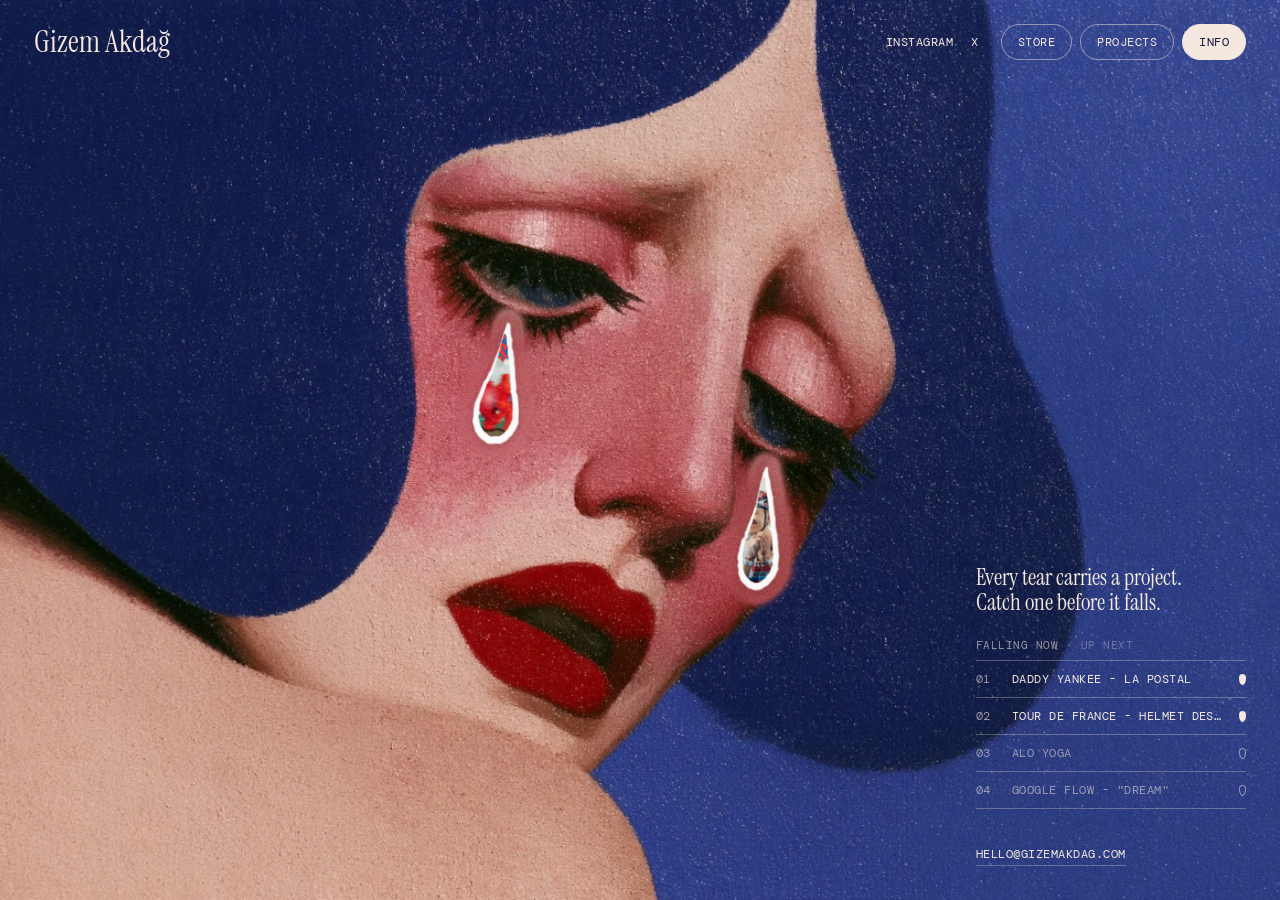
<file: index.html>
<!doctype html>
<html lang="en">
<head>
<meta charset="utf-8">
<meta name="viewport" content="width=device-width, initial-scale=1">
<title>Gizem Akdağ — Creative Director & AI Artist</title>
<meta name="description" content="Portfolio of Gizem Akdağ, creative director, brand designer and AI artist. Every tear carries a project.">
<meta property="og:type" content="website">
<meta property="og:title" content="Gizem Akdağ — Creative Director & AI Artist">
<meta property="og:description" content="Every tear carries a project. Catch one before it falls.">
<meta property="og:image" content="https://gizemakdag.com/images/og.jpg">
<meta property="og:url" content="https://gizemakdag.com/">
<meta name="twitter:card" content="summary_large_image">
<meta name="twitter:site" content="@gizakdag">
<meta name="theme-color" content="#34428a">
<link rel="icon" href="favicon.ico" sizes="48x48">
<link rel="icon" href="images/favicon-32.png" type="image/png" sizes="32x32">
<link rel="icon" href="images/favicon-192.png" type="image/png" sizes="192x192">
<link rel="apple-touch-icon" href="images/apple-touch-icon.png">
<link rel="preload" href="images/portrait.webp" as="image">
<link rel="preconnect" href="https://fonts.googleapis.com">
<link rel="preconnect" href="https://fonts.gstatic.com" crossorigin>
<link href="https://fonts.googleapis.com/css2?family=Instrument+Serif:ital@0;1&family=DM+Mono:wght@400;500&display=swap" rel="stylesheet">
<link rel="stylesheet" href="style.css?v=1794299169">
</head>
<body>
<main class="viewport" id="home" aria-label="Portfolio">
  <div class="stage" id="stage">
    <img class="portrait" src="images/portrait.webp" alt="Painted portrait of a woman with blue hair crying. Each tear holds a project.">
    <div class="tears" id="tears"></div>
  </div>
  <div class="grain" aria-hidden="true"></div>

  <header class="ui ui-top">
    <a class="mark" href="#/" id="mark">Gizem Akdağ</a>
    <nav class="top-nav" aria-label="Main">
      <ul class="socials" id="socials"></ul>
      <button class="pill" data-open="store" id="nav-store" hidden>Store</button>
      <button class="pill" data-open="index"><span id="nav-projects">Projects</span><span class="count" id="count" hidden></span></button>
      <button class="pill solid" data-open="info" id="nav-info">Info</button>
    </nav>
  </header>

  <aside class="ui ui-side">
    <p class="hint" id="hint">Every tear carries a project.<br>Catch one before it falls.</p>
    <p class="now-label" id="now-label">Falling now <span>· up next</span></p>
    <ol class="now" id="now" aria-live="polite"></ol>
    <a class="email" id="email-home" href="#"></a>
    <div class="m-socials" id="m-socials"></div>
  </aside>

  <div class="tag" id="tag" aria-hidden="true"></div>
  <noscript><p class="noscript">This portfolio needs JavaScript. Contact: hello@gizemakdag.com</p></noscript>
</main>

<!-- Project page -->
<section class="sheet" id="sheet" role="dialog" aria-modal="true" aria-labelledby="p-title" hidden>
  <div class="sheet-inner">
    <div class="sheet-bar">
      <span class="sheet-num" id="p-num"></span>
      <div class="sheet-actions">
        <button class="btn" id="p-prev" aria-label="Previous project">←</button>
        <button class="btn" id="p-next" aria-label="Next project">→</button>
        <button class="btn close" data-close aria-label="Close project">Close</button>
      </div>
    </div>
    <div class="project">
      <div class="project-text reveal">
        <h1 id="p-title"></h1>
        <p class="project-desc" id="p-desc"></p>
        <dl class="project-meta" id="p-meta"></dl>
        <a class="ext" id="p-link" target="_blank" rel="noopener" hidden></a>
      </div>
      <div class="project-media reveal d2" id="p-media"></div>
    </div>
  </div>
</section>

<!-- Index -->
<section class="sheet" id="index" role="dialog" aria-modal="true" aria-labelledby="index-title" hidden>
  <div class="sheet-inner">
    <div class="sheet-bar">
      <span class="sheet-num" id="index-title">Projects</span>
      <div class="sheet-actions"><button class="btn close" data-close aria-label="Close index">Close</button></div>
    </div>
    <ol class="grid reveal" id="grid"></ol>
    <div class="xp reveal d2" id="xp-wrap" hidden>
      <div class="xp-head"><h2 id="xp-title">Videos</h2><span id="xp-count"></span></div>
      <ul class="xp-strip" id="xp"></ul>
    </div>
  </div>
</section>

<div class="xlb" id="xlb" hidden>
  <button class="btn" id="xlb-close" aria-label="Close video">Close</button>
  <video id="xlb-video" controls playsinline></video>
</div>

<!-- Store -->
<section class="sheet" id="store" role="dialog" aria-modal="true" aria-labelledby="store-title" hidden>
  <div class="sheet-inner">
    <div class="sheet-bar">
      <span class="sheet-num" id="store-title">Store</span>
      <div class="sheet-actions"><button class="btn close" data-close aria-label="Close store">Close</button></div>
    </div>
    <p class="store-intro reveal" id="store-intro" hidden></p>
    <ol class="grid store-grid reveal" id="store-grid"></ol>
  </div>
</section>

<!-- Info -->
<section class="sheet" id="info" role="dialog" aria-modal="true" aria-labelledby="info-title" hidden>
  <div class="sheet-inner">
    <div class="sheet-bar">
      <span class="sheet-num">Info</span>
      <div class="sheet-actions"><button class="btn close" data-close aria-label="Close info">Close</button></div>
    </div>
    <div class="info">
      <div class="reveal">
        <h1 id="info-title"></h1>
        <p class="info-role" id="info-role"></p>
        <div class="info-contact">
          <h2>Contact</h2>
          <a class="info-email" id="info-email" href="#"></a>
          <p class="info-loc" id="info-loc"></p>
        </div>
      </div>
      <div class="info-cols reveal d2">
        <div>
          <h2>Elsewhere</h2>
          <ul class="info-list" id="info-socials"></ul>
        </div>
        <div id="info-links-wrap">
          <h2>Links</h2>
          <ul class="info-list" id="info-links"></ul>
        </div>
      </div>
    </div>
    <div class="clients reveal d3" id="clients-wrap">
      <h2 id="clients-title">Clients</h2>
      <ul class="clients-grid" id="clients"></ul>
    </div>
  </div>
</section>

<script src="app.js?v=1794321246"></script>
</body>
</html>
</file>
<file: style.css>
:root{
  --ultra:#34428a;
  --ultra-deep:#141d4a;
  --ink:#0d1336;
  --skin:#e9b9a6;
  --blush:#d77f86;
  --lip:#b3141e;
  --cream:#f4e8e1;
  --tear:#fbf9f8;
  --line:rgba(244,232,225,.3);
  --serif:"Instrument Serif", Georgia, serif;
  --mono:"DM Mono", ui-monospace, monospace;
  --pad:34px;
}
*{box-sizing:border-box;margin:0;padding:0}
html,body{height:100%;background:var(--ultra);color:var(--cream)}
body{font-family:var(--mono);font-size:12px;letter-spacing:.04em;-webkit-font-smoothing:antialiased;overflow:hidden}
a{color:inherit;text-decoration:none}
button{font:inherit;color:inherit;background:none;border:0;cursor:pointer;letter-spacing:inherit}
ul,ol{list-style:none}
:focus-visible{outline:1px solid var(--cream);outline-offset:3px}

/* ---------- Home stage ---------- */
.viewport{position:fixed;inset:0;overflow:hidden;background:var(--ultra)}
.stage{
  position:absolute;left:50%;top:50%;
  width:max(100vw, calc(100vh * 1456 / 816));
  aspect-ratio:1456/816;
  transform:translate(-50%,-50%);
}
.portrait{position:absolute;inset:0;width:100%;height:100%;display:block;user-select:none;-webkit-user-drag:none}
.tears{position:absolute;inset:0}

.tear{
  position:absolute;cursor:pointer;transform-origin:50% 8%;
  will-change:transform,opacity;
  filter:drop-shadow(0 .25vw .35vw rgba(70,20,30,.28));
  outline:none;
}
.tear .rim,.tear .pic,.tear .gloss{
  position:absolute;inset:0;
  -webkit-mask:var(--shape) center/100% 100% no-repeat;
          mask:var(--shape) center/100% 100% no-repeat;
}
.tear .rim{background:var(--tear)}
.tear .pic{inset:9% 13% 6% 13%;background:var(--ultra-deep) var(--pos,center)/cover no-repeat}
.tear .gloss{
  inset:9% 13% 6% 13%;pointer-events:none;mix-blend-mode:screen;
  background:
    radial-gradient(40% 18% at 34% 62%, rgba(255,255,255,.5), transparent 70%),
    linear-gradient(100deg, rgba(255,255,255,.22), transparent 40%, rgba(0,0,0,.12));
}
.tear .inner{position:absolute;inset:0;transition:transform .45s cubic-bezier(.2,.9,.25,1.2)}
.tear:hover .inner,.tear:focus-visible .inner{transform:scale(1.55)}
.tear:focus-visible{filter:drop-shadow(0 0 .4vw var(--cream))}

.grain{
  position:absolute;inset:-50%;pointer-events:none;opacity:.1;mix-blend-mode:overlay;
  background-image:url("data:image/svg+xml;utf8,<svg xmlns='http://www.w3.org/2000/svg' width='180' height='180'><filter id='n'><feTurbulence type='fractalNoise' baseFrequency='.9' numOctaves='2' stitchTiles='stitch'/><feColorMatrix values='0 0 0 0 1  0 0 0 0 1  0 0 0 0 1  0 0 0 1.4 -.2'/></filter><rect width='100%' height='100%' filter='url(%23n)'/></svg>");
  animation:grain 1.2s steps(6) infinite;
}
@keyframes grain{
  0%{transform:translate(0,0)}20%{transform:translate(-3%,2%)}40%{transform:translate(2%,-3%)}
  60%{transform:translate(-2%,-1%)}80%{transform:translate(3%,3%)}100%{transform:translate(0,0)}
}

/* ---------- Home UI ---------- */
.ui{position:fixed;z-index:5}
.ui-top{top:0;left:0;right:0;display:flex;justify-content:space-between;align-items:center;gap:20px;padding:24px var(--pad)}
.mark{font-family:var(--serif);font-size:30px;letter-spacing:0;line-height:1;white-space:nowrap}
.top-nav{display:flex;align-items:center;gap:8px}
.socials{display:flex;gap:18px;margin-right:14px;text-transform:uppercase}
.socials a{position:relative;padding:4px 0}
.socials a::after{content:"";position:absolute;left:0;right:100%;bottom:0;height:1px;background:currentColor;transition:right .35s}
.socials a:hover::after,.socials a:focus-visible::after{right:0}
.pill{
  height:36px;padding:0 16px;border:1px solid rgba(244,232,225,.5);border-radius:999px;
  text-transform:uppercase;display:inline-flex;align-items:center;gap:8px;
  transition:background .25s,color .25s,border-color .25s;
}
.pill .count{opacity:.6}
.pill:hover,.pill:focus-visible{background:var(--cream);color:var(--ink);outline:none}
.pill.solid{background:var(--cream);color:var(--ink);border-color:var(--cream)}
.pill.solid:hover{background:var(--lip);color:var(--cream);border-color:var(--lip)}

.ui-side{right:var(--pad);bottom:var(--pad);width:270px}
.hint{font-family:var(--serif);font-size:23px;line-height:1.12;letter-spacing:0;margin-bottom:22px}
.now-label{text-transform:uppercase;opacity:.6;font-size:11px;margin-bottom:8px}
.now-label span{opacity:.6}
.now{border-top:1px solid var(--line);min-height:168px}
.now li{border-bottom:1px solid var(--line);animation:nowIn .5s cubic-bezier(.2,.8,.2,1)}
@keyframes nowIn{from{opacity:0;transform:translateY(-6px)}}
.now button{width:100%;display:flex;gap:14px;align-items:center;padding:10px 0;text-align:left;text-transform:uppercase;transition:padding .3s}
.now button:hover{padding-left:6px}
.now .n{opacity:.6;width:22px;flex:none}
.now .t{flex:1;overflow:hidden;text-overflow:ellipsis;white-space:nowrap}
.now li.next .n,.now li.next .t{opacity:.55}
.now li.next .dot{background:transparent;box-shadow:inset 0 0 0 1px rgba(244,232,225,.55)}
.now li.next button:hover .t{opacity:1}
.now .dot{width:7px;height:11px;flex:none;background:var(--cream);border-radius:50% 50% 50% 50% / 62% 62% 38% 38%;transform:rotate(180deg)}
.email{display:inline-block;margin-top:18px;text-transform:uppercase;border-bottom:1px solid var(--line);padding-bottom:3px}
.email:hover{border-color:var(--cream)}

.tag{
  position:fixed;z-index:6;pointer-events:none;font-size:11px;text-transform:uppercase;
  padding:6px 10px;background:var(--cream);color:var(--ink);border-radius:2px;
  opacity:0;transform:translate(-50%,6px);transition:opacity .25s, transform .25s;white-space:nowrap;
}
.tag.on{opacity:1;transform:translate(-50%,0)}
.noscript{position:fixed;bottom:20px;left:20px;z-index:9;background:var(--cream);color:var(--ink);padding:10px}

/* ---------- Overlay pages ---------- */
.sheet{position:fixed;inset:0;z-index:20;background:var(--ultra);overflow:auto;overscroll-behavior:contain}
.sheet::before{
  content:"";position:fixed;inset:0;z-index:3;pointer-events:none;opacity:.2;mix-blend-mode:overlay;
  background-image:url("data:image/svg+xml;utf8,<svg xmlns='http://www.w3.org/2000/svg' width='180' height='180'><filter id='n'><feTurbulence type='fractalNoise' baseFrequency='.9' numOctaves='2' stitchTiles='stitch'/><feColorMatrix values='0 0 0 0 1  0 0 0 0 1  0 0 0 0 1  0 0 0 1.4 -.2'/></filter><rect width='100%' height='100%' filter='url(%23n)'/></svg>");
}
.sheet-inner{position:relative;min-height:100%;padding:0 var(--pad) 48px}
.sheet-bar{
  position:sticky;top:0;z-index:2;display:flex;justify-content:space-between;align-items:center;
  padding:22px 0 18px;border-bottom:1px solid var(--line);background:var(--ultra);
}
.sheet-num{text-transform:uppercase}
.sheet-actions{display:flex;gap:8px}
.btn{
  min-width:42px;height:38px;padding:0 14px;border:1px solid rgba(244,232,225,.45);border-radius:999px;
  text-transform:uppercase;transition:background .25s,color .25s;
}
.btn:hover,.btn:focus-visible{background:var(--cream);color:var(--ink);outline:none}
.btn.close{background:var(--cream);color:var(--ink)}
.btn.close:hover{background:var(--lip);color:var(--cream);border-color:var(--lip)}

.reveal{opacity:0;transform:translateY(18px)}
.sheet.open .reveal{opacity:1;transform:none;transition:opacity .7s .3s, transform .9s .3s cubic-bezier(.2,.8,.2,1)}
.sheet.open .reveal.d2{transition-delay:.42s}

/* Project */
.project{display:grid;grid-template-columns:minmax(260px,.8fr) minmax(0,1.6fr);gap:40px;padding-top:30px;align-items:start}
.project-text{position:sticky;top:110px}
.project-text h1{font-family:var(--serif);font-weight:400;font-size:clamp(54px,7vw,116px);line-height:.9;letter-spacing:-.01em;overflow-wrap:break-word}
.project-text h1 i{color:var(--skin)}
.project-desc{font-family:var(--serif);font-size:24px;line-height:1.2;letter-spacing:0;margin:22px 0 28px;max-width:26ch;white-space:pre-line}
.project-desc:empty{display:none}
.project-meta{display:grid;grid-template-columns:auto 1fr;gap:10px 18px;text-transform:uppercase;border-top:1px solid var(--line);padding-top:16px;max-width:340px}
.project-meta:empty{display:none}
.project-meta dt{opacity:.6}
.ext{display:inline-flex;margin-top:26px;height:38px;align-items:center;padding:0 16px;border-radius:999px;background:var(--cream);color:var(--ink);text-transform:uppercase}
.ext:hover{background:var(--lip);color:var(--cream)}
.project-media{display:flex;flex-direction:column;gap:28px;align-items:center}
.project-media figure{margin:0;width:fit-content;max-width:100%}
.project-media img,.project-media video{display:block;max-width:100%;max-height:calc(100vh - 150px);width:auto;height:auto;background:rgba(13,19,54,.25)}
.project-media figcaption{margin-top:10px;text-transform:uppercase;opacity:.65;font-size:11px}
.project-media .more{width:100%}

/* Store */
.store-intro{padding-top:30px;max-width:520px;opacity:.8}
.grid.store-grid{grid-template-columns:repeat(auto-fill,minmax(300px,1fr))}
.grid.store-grid .thumb{aspect-ratio:4/3;background:rgba(255,255,255,.06)}
.store-grid a{display:block;width:100%;text-align:left}
.store-grid a:hover .thumb img,.store-grid a:focus-visible .thumb img{transform:scale(1.06)}
.store-grid a:focus-visible{outline:none}
.store-grid a:focus-visible .cap{color:#fff}
.store-grid .cap{display:grid;grid-template-columns:1fr auto;gap:12px;margin-top:14px;text-transform:uppercase;border-top:1px solid var(--line);padding-top:10px}
.store-grid .cap .y{margin-left:0;opacity:1;white-space:nowrap}

/* Index grid */
.grid{display:grid;grid-template-columns:repeat(auto-fill,minmax(190px,1fr));gap:34px 24px;padding-top:34px}
.grid button{display:block;width:100%;text-align:left}
.grid .thumb{position:relative;aspect-ratio:3/4;overflow:hidden}
.grid .thumb img{width:100%;height:100%;object-fit:cover;display:block;transition:transform .8s cubic-bezier(.2,.8,.2,1), filter .5s}
.grid button:hover .thumb img,.grid button:focus-visible .thumb img{transform:scale(1.06)}
.grid .cap{display:flex;gap:12px;margin-top:14px;text-transform:uppercase;border-top:1px solid var(--line);padding-top:10px}
.grid .cap .n{opacity:.6}
.grid .cap .y{margin-left:auto;opacity:.6}
.grid button:focus-visible{outline:none}
.grid button:focus-visible .cap{color:#fff}

/* Info */
.info{display:grid;grid-template-columns:1.2fr 1fr;gap:60px;padding-top:40px}
.info h1{font-family:var(--serif);font-weight:400;font-size:clamp(56px,7.5vw,124px);line-height:.9;letter-spacing:-.01em}
.info-role{text-transform:uppercase;margin:20px 0 26px;opacity:.75}
.info-contact{margin-top:56px}
.info-contact h2{font-family:var(--mono);font-weight:400;font-size:11px;text-transform:uppercase;opacity:.6;margin-bottom:10px}
.info-about{font-family:var(--serif);font-size:26px;line-height:1.22;letter-spacing:0;max-width:30ch;white-space:pre-line}
.info-cols{display:grid;gap:34px;align-content:start;padding-top:12px}
.info-cols h2{font-family:var(--mono);font-weight:400;font-size:11px;text-transform:uppercase;opacity:.6;margin-bottom:10px}
.info-email{font-family:var(--serif);font-size:clamp(28px,3vw,44px);letter-spacing:0;border-bottom:1px solid var(--line)}
.info-email:hover{border-color:var(--cream)}
.info-loc{margin-top:10px;text-transform:uppercase}
.info-list{border-top:1px solid var(--line)}
.info-list li{border-bottom:1px solid var(--line)}
.info-list a{display:flex;justify-content:space-between;padding:12px 0;text-transform:uppercase;transition:padding .3s}
.info-list a::after{content:"↗"}
.info-list a:hover{padding-left:6px}
.clients{margin-top:70px;padding-bottom:40px}
.clients h2{font-family:var(--mono);font-weight:400;font-size:11px;text-transform:uppercase;opacity:.6;margin-bottom:14px}
.clients-grid{display:grid;grid-template-columns:repeat(4,1fr);border-top:1px solid var(--line);border-left:1px solid var(--line)}
.clients-grid li{height:92px;display:flex;align-items:center;justify-content:center;padding:0 26px;border-right:1px solid var(--line);border-bottom:1px solid var(--line)}
.clients-grid a{display:flex;align-items:center;justify-content:center;width:100%;height:100%}
.clients-grid img{max-width:100%;max-height:30px;width:auto;height:auto;object-fit:contain;opacity:.9}

.m-socials{display:none;flex-wrap:wrap;gap:6px 16px;margin-top:12px;text-transform:uppercase}
.m-socials a{border-bottom:1px solid var(--line);padding-bottom:2px}
[hidden]{display:none!important}

/* ---------- Responsive ---------- */
@media (max-width:900px) and (max-height:740px){
  .hint{display:none}
  .stage{top:40%}
}
@media (max-width:1100px){
  .socials{gap:12px;margin-right:6px}
}
@media (max-width:900px){
  :root{--pad:18px}
  .ui-top{padding:16px var(--pad) 30px;flex-wrap:wrap;row-gap:12px;background:linear-gradient(rgba(20,29,74,.78),rgba(20,29,74,.35) 60%,transparent)}
  .pill:not(.solid){background:rgba(20,29,74,.45)}
  .mark{font-size:24px}
  .socials{order:3;width:100%;display:none}
  .pill{height:32px;padding:0 12px}
  .stage{width:max(100vw, calc(115vh * 1456 / 816));top:43%}
  .ui-side{left:var(--pad);right:var(--pad);bottom:var(--pad);width:auto;
    background:rgba(20,29,74,.84);padding:16px 16px 14px;border-radius:4px;backdrop-filter:blur(6px)}
  .hint{font-size:19px;margin-bottom:12px}
  .now{min-height:0}
  .now button{padding:6px 0}
  .ui-side{padding-top:14px}
  .email{margin-top:12px}
  .m-socials{display:flex}
  .project{grid-template-columns:1fr;gap:24px;padding-top:22px}
  .project-text{position:static}
  .project-media img,.project-media video{max-height:none;width:100%}
  .grid{grid-template-columns:repeat(2,1fr);gap:24px 14px;padding-top:22px}
  .grid.store-grid{grid-template-columns:1fr}
  .info{grid-template-columns:1fr;gap:36px;padding-top:26px}
  .info-about{font-size:22px}
  .clients{margin-top:48px}
  .clients-grid{grid-template-columns:repeat(2,1fr)}
  .clients-grid li{height:78px;padding:0 20px}
}
@media (prefers-reduced-motion:reduce){
  .grain{animation:none}
  .sheet.open .reveal{transition:none}
}

.xp{margin-top:84px;padding-bottom:20px}
.xp-head{display:flex;justify-content:space-between;align-items:baseline;border-top:1px solid var(--line);padding-top:14px;margin-bottom:18px;text-transform:uppercase}
.xp-head h2{font-family:var(--serif);font-weight:400;font-size:clamp(30px,3.4vw,46px);line-height:1;text-transform:none;letter-spacing:0}
.xp-head span{font-family:var(--mono);font-size:11px;opacity:.6}
.xp-strip{display:grid;grid-template-columns:repeat(auto-fill,minmax(170px,1fr));gap:14px}
.xp-tile{position:relative;display:block;width:100%;aspect-ratio:9/16;border-radius:4px;overflow:hidden;background:var(--ultra-deep);cursor:pointer}
.xp-tile video{width:100%;height:100%;object-fit:cover;display:block}
.xp-tile i{position:absolute;right:8px;top:8px;font-style:normal;font-size:11px;color:var(--cream);opacity:.9;transition:opacity .3s}
.xp-tile:hover i{opacity:0}
.xp-cap{display:grid;gap:3px;margin-top:9px;font-family:var(--mono);font-size:11px;text-transform:uppercase}
.xp-cap .who{opacity:.65}
.xp-cap .who a{border-bottom:1px solid var(--line)}
.xp-cap .who a:hover{border-color:var(--cream)}
.xlb{position:fixed;inset:0;z-index:60;background:rgba(13,19,54,.92);display:flex;align-items:center;justify-content:center;padding:56px 20px 24px}
.xlb[hidden]{display:none}
.xlb video{max-height:100%;max-width:100%;border-radius:4px;background:#000}
.xlb .btn{position:absolute;top:16px;right:var(--pad)}
@media (max-width:760px){
  .xp{margin-top:56px}
  .xp-strip{display:flex;overflow-x:auto;scroll-snap-type:x mandatory;gap:12px;margin:0 calc(var(--pad)*-1);padding:0 var(--pad) 8px}
  .xp-strip li{flex:0 0 150px;scroll-snap-align:start}
}
</file>
